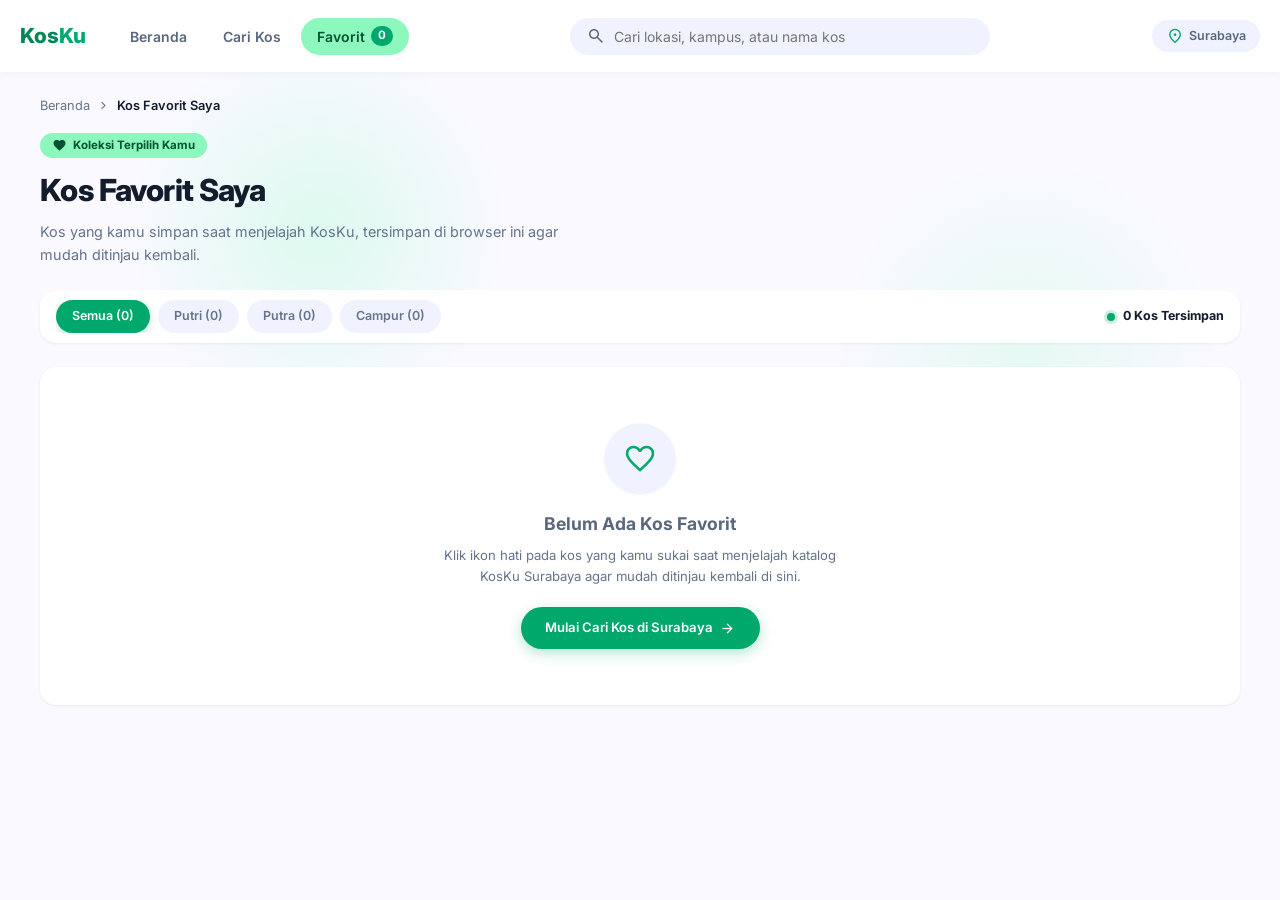
<file: favorit.html>
<!doctype html>
<html lang="id">
  <head>
    <meta charset="UTF-8" />
    <meta name="viewport" content="width=device-width, initial-scale=1" />
    <title>Kos Favorit Saya – KosKu</title>
    <link rel="preconnect" href="https://fonts.googleapis.com" />
    <link rel="preconnect" href="https://fonts.gstatic.com" crossorigin />
    <link
      rel="stylesheet"
      href="https://fonts.googleapis.com/css2?family=Inter:wght@400;500;600;700;800&display=swap"
    />
    <link
      rel="stylesheet"
      href="https://fonts.googleapis.com/css2?family=Material+Symbols+Outlined:wght,FILL@100..700,0..1&display=swap"
    />
    <link rel="stylesheet" href="css/cari.css" />
    <link rel="stylesheet" href="css/favorit.css" />
    <link rel="stylesheet" href="css/transitions.css" />
  </head>
  <body>
    <header class="header">
      <div class="header-inner">
        <div class="left">
          <a class="brand" href="index.html">Kos<span>Ku</span></a>
          <nav class="nav">
            <a href="index.html">Beranda</a><a href="cari.html">Cari Kos</a
            ><a class="on" href="favorit.html"
              >Favorit <span class="badge" id="favCount">0</span></a
            >
          </nav>
        </div>
        <form class="hsearch" action="cari.html">
          <span class="material-symbols-outlined">search</span>
          <input
            name="q"
            placeholder="Cari lokasi, kampus, atau nama kos"
            aria-label="Cari kos"
          />
        </form>
        <div class="city">
          <span class="material-symbols-outlined">location_on</span>Surabaya
        </div>
      </div>
    </header>

    <main>
      <div class="glow"></div>
      <div class="glow b"></div>
      <div class="wrap">
        <nav class="crumb">
          <a href="index.html">Beranda</a
          ><span class="material-symbols-outlined" style="font-size: 15px"
            >chevron_right</span
          ><span class="cur">Kos Favorit Saya</span>
        </nav>

        <div class="pagehead">
          <div>
            <div class="tagbadge">
              <span
                class="material-symbols-outlined"
                style="font-variation-settings: &quot;FILL&quot; 1"
                >favorite</span
              >Koleksi Terpilih Kamu
            </div>
            <h1>Kos Favorit Saya</h1>
            <p class="pagedesc">
              Kos yang kamu simpan saat menjelajah KosKu, tersimpan di browser
              ini agar mudah ditinjau kembali.
            </p>
          </div>
        </div>

        <div class="filterbar">
          <div class="ftabs" id="ftabs"></div>
          <div class="findicator">
            <span class="dot"></span><b id="countText">0 Kos Tersimpan</b>
          </div>
        </div>

        <div class="grid" id="grid"></div>

        <div class="empty" id="empty">
          <div class="eicon">
            <span class="material-symbols-outlined" style="font-size: 34px"
              >favorite_border</span
            >
          </div>
          <h3 class="etitle">Belum Ada Kos Favorit</h3>
          <p class="edesc">
            Klik ikon hati pada kos yang kamu sukai saat menjelajah katalog
            KosKu Surabaya agar mudah ditinjau kembali di sini.
          </p>
          <a class="btn-explore" href="cari.html"
            ><span>Mulai Cari Kos di Surabaya</span
            ><span class="material-symbols-outlined" style="font-size: 17px"
              >arrow_forward</span
            ></a
          >
        </div>
      </div>
    </main>

    <div class="toast" id="toast">
      <span class="material-symbols-outlined">check_circle</span
      ><span id="toastMsg">Kos dihapus dari favorit.</span>
    </div>

    <script src="js/storage.js"></script>
    <script src="js/util.js"></script>
    <script src="js/favorit.js"></script>
    <script src="js/transitions.js"></script>
  </body>
</html>
</file>
<file: css/cari.css>
:root {
  --p: #00a86b;
  --pd: #006d43;
  --sc: #8df8bd;
  --on: #007349;
  --bg: #f9f9ff;
  --low: #f0f3ff;
  --cont: #e7eeff;
  --high: #dee8ff;
  --ink: #121c2c;
  --mut: #3d4a41;
  --outline: #bccabe;
  --err: #ba1a1a;
  --shs: 0 1px 3px #0000000f;
  --shm: 0 4px 12px #121c2c14;
  --shl: 0 8px 24px #121c2c1f;
  --shxl: 0 12px 32px #121c2c29;
}
* {
  box-sizing: border-box;
  margin: 0;
  padding: 0;
}
body {
  font-family: Inter, system-ui, sans-serif;
  background: var(--bg);
  color: var(--ink);
  line-height: 1.5;
  -webkit-font-smoothing: antialiased;
}
a {
  color: inherit;
  text-decoration: none;
}
button,
input,
select {
  font: inherit;
  border: 0;
  outline: 0;
  background: none;
  color: inherit;
}
button {
  cursor: pointer;
}
.material-symbols-outlined {
  font-size: 20px;
  vertical-align: middle;
}

/* Header */
.header {
  position: fixed;
  inset: 0 0 auto;
  height: 72px;
  background: #ffffffeb;
  backdrop-filter: blur(16px);
  box-shadow: 0 1px 8px #0000000a;
  z-index: 1000;
}
.header-inner {
  max-width: 1440px;
  height: 100%;
  margin: 0 auto;
  padding: 0 20px;
  display: flex;
  align-items: center;
  justify-content: space-between;
  gap: 14px;
}
.left {
  display: flex;
  align-items: center;
  gap: 1.75rem;
  flex-shrink: 0;
}
.brand {
  font-size: 1.3rem;
  font-weight: 800;
  color: var(--pd);
}
.brand span {
  color: var(--p);
}
.nav {
  display: none;
  gap: 0.25rem;
}
.nav a {
  padding: 0.5rem 1rem;
  font-size: 0.875rem;
  font-weight: 600;
  color: #5a687c;
  border-radius: 9999px;
  display: inline-flex;
  gap: 0.35rem;
  align-items: center;
}
.nav a:hover {
  background: var(--high);
  color: var(--ink);
}
.nav a.on {
  background: var(--sc);
  color: var(--on);
}
.badge {
  padding: 1px 7px;
  background: var(--p);
  color: #fff;
  font-size: 0.72rem;
  font-weight: 700;
  border-radius: 9999px;
}
.hsearch {
  flex: 1;
  max-width: 420px;
  display: flex;
  align-items: center;
  gap: 0.5rem;
  background: var(--low);
  border-radius: 9999px;
  padding: 0.5rem 1rem;
  color: #5a687c;
}
.hsearch input {
  flex: 1;
  background: transparent;
  font-size: 0.875rem;
  color: var(--ink);
}
.city {
  display: none;
  align-items: center;
  gap: 0.35rem;
  padding: 0.4rem 0.85rem;
  background: var(--low);
  border-radius: 9999px;
  font-size: 0.78rem;
  font-weight: 600;
  color: #5a687c;
  flex-shrink: 0;
}
.city .material-symbols-outlined {
  color: var(--p);
  font-size: 18px;
}

/* Layout */
main {
  padding-top: 72px;
  min-height: 100vh;
}
.split {
  display: flex;
  flex-direction: column;
  width: 100%;
}
.list-panel {
  width: 100%;
  display: flex;
  flex-direction: column;
  background: var(--bg);
  position: relative;
}
.map-panel {
  position: relative;
  width: 100%;
  height: 460px;
}
#map {
  width: 100%;
  height: 100%;
  z-index: 0;
}

/* Sticky filter bar */
.filter-sticky-bar {
  position: sticky;
  top: 0;
  z-index: 30;
  background: #f9f9fff2;
  backdrop-filter: blur(10px);
  padding: 16px 20px 10px;
  border-bottom: 1px solid #0000000d;
  box-shadow: 0 2px 8px #00000005;
}
.filter-header-row {
  display: flex;
  align-items: center;
  justify-content: space-between;
  gap: 12px;
  margin-bottom: 10px;
  flex-wrap: wrap;
}
.result-count-badge {
  display: flex;
  align-items: center;
  gap: 8px;
}
.title-count {
  font-size: 1.15rem;
  font-weight: 700;
  letter-spacing: -0.01em;
}
.tag-pill {
  padding: 3px 10px;
  background: var(--sc);
  color: var(--on);
  font-size: 0.68rem;
  font-weight: 700;
  border-radius: 9999px;
}

/* Generic dropdown */
.dropdown {
  position: relative;
}
.dropdown > button {
  display: inline-flex;
  align-items: center;
  gap: 6px;
  padding: 6px 12px;
  background: #fff;
  color: var(--ink);
  border-radius: 9999px;
  border: 1px solid var(--outline);
  box-shadow: var(--shs);
  font-size: 0.8rem;
  font-weight: 600;
  white-space: nowrap;
}
.dropdown > button:hover {
  background: var(--cont);
}
.dropdown.active > button {
  background: var(--sc);
  color: var(--on);
  border-color: transparent;
}
.dropdown .menu {
  position: absolute;
  left: 0;
  top: calc(100% + 6px);
  min-width: 170px;
  background: #fff;
  border-radius: 12px;
  box-shadow: var(--shxl);
  padding: 6px;
  z-index: 50;
  display: none;
  border: 1px solid #00000010;
}
.dropdown.open .menu {
  display: block;
}
.dropdown .menu button {
  width: 100%;
  text-align: left;
  padding: 8px 10px;
  font-size: 0.82rem;
  border-radius: 6px;
  display: flex;
  align-items: center;
  justify-content: space-between;
}
.dropdown .menu button:hover {
  background: var(--low);
}
.dropdown .menu .check {
  font-size: 16px;
  color: var(--p);
}
.dropdown .menu.wide {
  min-width: 230px;
  padding: 10px;
}
.hrow {
  display: flex;
  align-items: center;
  gap: 8px;
  margin-bottom: 8px;
}
.hrow select {
  flex: 1;
  padding: 7px 8px;
  border: 1px solid var(--outline);
  border-radius: 8px;
  font-size: 0.8rem;
}
.apply {
  width: 100%;
  background: var(--p);
  color: #fff;
  font-weight: 700;
  padding: 8px;
  border-radius: 8px;
  text-align: center;
  font-size: 0.82rem;
}
.apply:hover {
  background: var(--pd);
}
#sortDD {
  margin-left: auto;
}
#sortDD .menu {
  left: auto;
  right: 0;
}

.pills-row {
  display: flex;
  align-items: center;
  gap: 8px;
  overflow-x: auto;
  padding-bottom: 6px;
}
.pills-row::-webkit-scrollbar {
  display: none;
}
.chip {
  flex-shrink: 0;
  display: inline-flex;
  align-items: center;
  gap: 6px;
  padding: 6px 12px;
  border-radius: 9999px;
  font-size: 0.78rem;
  font-weight: 600;
  box-shadow: var(--shs);
  white-space: nowrap;
  background: #fff;
  color: var(--ink);
  border: 1px solid var(--outline);
}
.chip:hover {
  background: var(--cont);
}
.chip.on {
  background: var(--sc);
  color: var(--on);
  border-color: transparent;
}
.chip .material-symbols-outlined {
  font-size: 16px;
}

.filter-stats-row {
  display: flex;
  align-items: center;
  justify-content: space-between;
  padding-top: 6px;
}
.status-text {
  display: flex;
  align-items: center;
  gap: 6px;
  font-size: 0.75rem;
  font-weight: 500;
  color: #5a687c;
}
.dot {
  width: 8px;
  height: 8px;
  border-radius: 50%;
  background: var(--p);
}
.reset {
  font-size: 0.75rem;
  font-weight: 600;
  color: var(--p);
}
.reset:hover {
  text-decoration: underline;
}

/* Cards */
.cards-container {
  padding: 14px 20px 28px;
  display: flex;
  flex-direction: column;
  gap: 14px;
}
.empty {
  text-align: center;
  color: #5a687c;
  padding: 40px 16px;
  font-size: 0.9rem;
}
.kos-card {
  position: relative;
  background: #fff;
  border-radius: 16px;
  box-shadow: var(--shs);
  border: 1px solid #0000000d;
  overflow: hidden;
  cursor: pointer;
  transition:
    transform 0.2s,
    box-shadow 0.2s;
}
.kos-card:hover {
  transform: translateY(-2px);
  box-shadow: var(--shm);
}
.kos-card.selected-ring {
  outline: 2px solid var(--p);
  outline-offset: -1px;
}
.kos-card-content {
  display: flex;
  flex-direction: column;
}
.card-thumb-wrap {
  position: relative;
  height: 180px;
  width: 100%;
  flex-shrink: 0;
  background: var(--cont);
  overflow: hidden;
}
.card-thumb-img {
  width: 100%;
  height: 100%;
  object-fit: cover;
  transition: transform 0.3s;
}
.kos-card:hover .card-thumb-img {
  transform: scale(1.05);
}
.card-badges-top {
  position: absolute;
  top: 10px;
  left: 10px;
  display: flex;
  gap: 6px;
  z-index: 2;
}
.badge-gender {
  padding: 2px 8px;
  border-radius: 9999px;
  font-size: 0.68rem;
  font-weight: 700;
}
.badge-gender-mix {
  background: #f3e8ff;
  color: #7e22ce;
}
.badge-gender-putri {
  background: #fce7f3;
  color: #be185d;
}
.badge-gender-putra {
  background: #dbeafe;
  color: #1d4ed8;
}
.badge-chosen {
  background: var(--p);
  color: #fff;
  padding: 2px 8px;
  border-radius: 9999px;
  font-size: 0.68rem;
  font-weight: 700;
}
.btn-fav {
  position: absolute;
  top: 10px;
  right: 10px;
  width: 32px;
  height: 32px;
  border-radius: 50%;
  background: #ffffffd9;
  display: grid;
  place-items: center;
  color: var(--mut);
  z-index: 2;
  box-shadow: 0 2px 6px #0000000f;
}
.btn-fav .material-symbols-outlined {
  font-size: 17px;
}
.btn-fav:hover {
  transform: scale(1.08);
}
.btn-fav.active {
  color: var(--err);
}
.btn-fav.active .material-symbols-outlined {
  font-variation-settings: "FILL" 1;
}
.card-body {
  padding: 14px;
  display: flex;
  flex-direction: column;
  justify-content: space-between;
  gap: 10px;
  flex: 1;
  min-width: 0;
}
.card-rating-stock-row {
  display: flex;
  align-items: center;
  justify-content: space-between;
  gap: 8px;
}
.rating-wrap {
  display: flex;
  align-items: center;
  gap: 3px;
  font-size: 0.75rem;
  font-weight: 700;
  color: #f59e0b;
}
.rating-num {
  color: var(--ink);
}
.stock-badge-red {
  font-size: 0.68rem;
  font-weight: 600;
  color: var(--err);
  background: #ba1a1a14;
  padding: 2px 8px;
  border-radius: 9999px;
}
.stock-badge-gray {
  font-size: 0.68rem;
  font-weight: 500;
  color: #5a687c;
}
.card-title {
  font-size: 1rem;
  font-weight: 700;
  white-space: nowrap;
  overflow: hidden;
  text-overflow: ellipsis;
}
.kos-card:hover .card-title {
  color: var(--p);
}
.card-location {
  font-size: 0.75rem;
  color: #5a687c;
  display: flex;
  align-items: center;
  gap: 4px;
  white-space: nowrap;
  overflow: hidden;
  text-overflow: ellipsis;
}
.card-location .material-symbols-outlined {
  color: var(--p);
  font-size: 14px;
}
.facilities-chip-list {
  display: flex;
  flex-wrap: wrap;
  gap: 6px;
}
.facility-chip {
  display: inline-flex;
  align-items: center;
  gap: 3px;
  padding: 2px 6px;
  background: var(--low);
  border-radius: 4px;
  font-size: 0.68rem;
  color: #5a687c;
  font-weight: 500;
}
.facility-chip .material-symbols-outlined {
  font-size: 13px;
}
.card-footer-row {
  padding-top: 10px;
  margin-top: 2px;
  display: flex;
  align-items: flex-end;
  justify-content: space-between;
  border-top: 1px solid #0000000a;
}
.price-text {
  font-size: 1.05rem;
  font-weight: 700;
  color: var(--p);
}
.price-period {
  font-size: 0.72rem;
  color: #5a687c;
}
.btn-action-primary {
  padding: 7px 14px;
  background: var(--p);
  color: #fff;
  font-size: 0.72rem;
  font-weight: 600;
  border-radius: 8px;
}
.btn-action-primary:hover {
  background: var(--pd);
}
.btn-wa-mini {
  width: 32px;
  height: 32px;
  flex-shrink: 0;
  display: grid;
  place-items: center;
  background: #25d366;
  color: #fff;
  border-radius: 8px;
}
.btn-wa-mini:hover {
  background: #1ebc59;
}
.btn-wa-mini .material-symbols-outlined {
  font-size: 17px;
}

/* Leaflet pins */
.map-pin {
  transition: z-index 0.15s;
}
.pin-body {
  display: flex;
  flex-direction: column;
  align-items: center;
  transform: translate(0, -100%);
}
.pin-pill {
  display: flex;
  align-items: center;
  gap: 4px;
  padding: 5px 12px;
  background: #fff;
  color: var(--ink);
  font-size: 0.75rem;
  font-weight: 700;
  border-radius: 9999px;
  box-shadow: var(--shm);
  white-space: nowrap;
  transition: all 0.2s;
}
.pin-tail {
  width: 8px;
  height: 8px;
  background: #fff;
  transform: rotate(45deg);
  margin-top: -4px;
  box-shadow: 1px 1px 2px #0000001a;
}
.pin-pulse {
  display: none;
}
.map-pin.active {
  z-index: 1000 !important;
}
.map-pin.active .pin-pill {
  background: var(--p);
  color: #fff;
  transform: scale(1.08);
  box-shadow: var(--shl);
}
.map-pin.active .pin-tail {
  background: var(--p);
  width: 10px;
  height: 10px;
}
.map-pin.active .pin-pulse {
  display: block;
  position: absolute;
  inset: -6px;
  border-radius: 9999px;
  background: #006d4359;
  animation: ping 2s cubic-bezier(0, 0, 0.2, 1) infinite;
  pointer-events: none;
}
@keyframes ping {
  75%,
  100% {
    transform: scale(1.6);
    opacity: 0;
  }
}

/* Leaflet popup */
.kos-popup .leaflet-popup-content-wrapper {
  border-radius: 14px;
  box-shadow: var(--shxl);
  padding: 0;
}
.kos-popup .leaflet-popup-content {
  margin: 10px;
  width: 220px !important;
}
.popup-thumb-wrap {
  position: relative;
  width: 100%;
  height: 110px;
  border-radius: 8px;
  overflow: hidden;
  margin-bottom: 8px;
  background: var(--cont);
}
.popup-img {
  width: 100%;
  height: 100%;
  object-fit: cover;
}
.popup-badge-bottom {
  position: absolute;
  bottom: 6px;
  left: 6px;
  padding: 2px 8px;
  background: #fff;
  color: var(--pd);
  font-size: 0.68rem;
  font-weight: 700;
  border-radius: 9999px;
}
.popup-title {
  font-size: 0.85rem;
  font-weight: 700;
  white-space: nowrap;
  overflow: hidden;
  text-overflow: ellipsis;
}
.popup-subtitle {
  font-size: 0.72rem;
  color: #5a687c;
  white-space: nowrap;
  overflow: hidden;
  text-overflow: ellipsis;
}
.popup-footer {
  display: flex;
  align-items: center;
  justify-content: space-between;
  margin-top: 8px;
  padding-top: 6px;
  border-top: 1px solid #0000000d;
}
.popup-price {
  font-size: 0.82rem;
  font-weight: 700;
  color: var(--p);
}
.popup-link-btn {
  display: inline-flex;
  align-items: center;
  gap: 2px;
  padding: 4px 10px;
  background: var(--p);
  color: #fff;
  border-radius: 6px;
  font-size: 0.68rem;
  font-weight: 600;
}
.popup-link-btn .material-symbols-outlined {
  font-size: 14px;
}

@media (min-width: 640px) {
  .city {
    display: flex;
  }
}
@media (min-width: 900px) {
  .nav {
    display: flex;
  }
}
@media (min-width: 1024px) {
  .split {
    flex-direction: row;
    height: calc(100vh - 72px);
  }
  .list-panel {
    width: 44%;
    height: 100%;
    overflow-y: auto;
  }
  .map-panel {
    width: 56%;
    height: 100%;
  }
  .kos-card-content {
    flex-direction: row;
  }
  .card-thumb-wrap {
    width: 170px;
    height: 180px;
  }
}
@media (min-width: 1280px) {
  .list-panel {
    width: 40%;
  }
  .map-panel {
    width: 60%;
  }
}
</file>
<file: css/favorit.css>
:root {
  --p: #00a86b;
  --pd: #008755;
  --sc: #8df8bd;
  --on: #005232;
  --bg: #f9f9ff;
  --card: #fff;
  --low: #f0f3ff;
  --high: #e7eeff;
  --ink: #121c2c;
  --mut: #64748b;
  --outline: #e2e8f0;
  --err: #ba1a1a;
  --star: #eab308;
  --shs: 0 1px 3px #00000010;
  --shm: 0 4px 14px #0000000f;
  --shl: 0 10px 25px -5px #00000014;
}
* {
  box-sizing: border-box;
  margin: 0;
  padding: 0;
}
body {
  font-family: Inter, system-ui, sans-serif;
  background: var(--bg);
  color: var(--ink);
  line-height: 1.5;
}
a {
  color: inherit;
  text-decoration: none;
}
button {
  font: inherit;
  border: 0;
  background: none;
  cursor: pointer;
  color: inherit;
}
.material-symbols-outlined {
  font-size: 20px;
  vertical-align: middle;
}
.wrap {
  max-width: 1240px;
  margin: 0 auto;
  padding: 0 20px;
}
main {
  padding-top: 96px;
  min-height: 100vh;
  position: relative;
}
.glow {
  position: absolute;
  top: 40px;
  left: 10%;
  width: 380px;
  height: 380px;
  background: radial-gradient(circle, #78fbb638 0%, #fff0 70%);
  pointer-events: none;
  z-index: 0;
}
.glow.b {
  left: auto;
  right: 5%;
  top: 160px;
  background: radial-gradient(circle, #8df8bd2e 0%, #fff0 70%);
}
.wrap {
  position: relative;
  z-index: 1;
  padding-bottom: 50px;
}

/* Breadcrumb + page header */
.crumb {
  display: flex;
  align-items: center;
  gap: 6px;
  font-size: 0.8rem;
  color: var(--mut);
  margin-bottom: 18px;
}
.crumb a:hover {
  color: var(--p);
}
.crumb .cur {
  color: var(--ink);
  font-weight: 600;
}
.pagehead {
  display: flex;
  flex-wrap: wrap;
  align-items: flex-end;
  justify-content: space-between;
  gap: 16px;
  margin-bottom: 24px;
}
.tagbadge {
  display: inline-flex;
  align-items: center;
  gap: 6px;
  background: var(--sc);
  color: var(--on);
  font-size: 0.72rem;
  font-weight: 700;
  padding: 4px 12px;
  border-radius: 9999px;
  margin-bottom: 10px;
}
.tagbadge .material-symbols-outlined {
  font-size: 15px;
}
h1 {
  font-size: 1.9rem;
  font-weight: 800;
  letter-spacing: -0.02em;
  margin-bottom: 6px;
}
.pagedesc {
  font-size: 0.9rem;
  color: var(--mut);
  max-width: 560px;
  line-height: 1.6;
}

/* Filter bar */
.filterbar {
  display: flex;
  flex-wrap: wrap;
  align-items: center;
  justify-content: space-between;
  background: #fff;
  padding: 10px 16px;
  border-radius: 16px;
  box-shadow: var(--shs);
  margin-bottom: 24px;
  gap: 14px;
}
.ftabs {
  display: flex;
  align-items: center;
  gap: 8px;
  overflow-x: auto;
}
.ftab {
  padding: 7px 16px;
  border-radius: 9999px;
  font-size: 0.78rem;
  font-weight: 600;
  background: var(--low);
  color: var(--mut);
  white-space: nowrap;
}
.ftab:hover {
  background: var(--high);
  color: var(--ink);
}
.ftab.active {
  background: var(--p);
  color: #fff;
  box-shadow: 0 2px 8px #00a86b4d;
}
.findicator {
  display: flex;
  align-items: center;
  gap: 8px;
  font-size: 0.78rem;
  color: var(--mut);
  white-space: nowrap;
}
.dot {
  width: 8px;
  height: 8px;
  background: var(--p);
  border-radius: 50%;
  box-shadow: 0 0 0 3px #00a86b33;
}
.findicator b {
  color: var(--ink);
}

/* Grid */
.grid {
  display: grid;
  grid-template-columns: repeat(3, 1fr);
  gap: 20px;
  margin-bottom: 40px;
}
@media (max-width: 1024px) {
  .grid {
    grid-template-columns: repeat(2, 1fr);
  }
}
@media (max-width: 680px) {
  .grid {
    grid-template-columns: 1fr;
  }
}
.card {
  background: var(--card);
  border-radius: 16px;
  overflow: hidden;
  box-shadow: var(--shm);
  transition:
    transform 0.2s,
    box-shadow 0.2s,
    opacity 0.3s,
    transform 0.3s;
  display: flex;
  flex-direction: column;
  border: 1px solid #00000009;
  position: relative;
}
.card:hover {
  transform: translateY(-4px);
  box-shadow: var(--shl);
}
.thumb {
  position: relative;
  width: 100%;
  aspect-ratio: 4/3;
  background: var(--high);
  overflow: hidden;
}
.thumb img {
  width: 100%;
  height: 100%;
  object-fit: cover;
  transition: transform 0.4s;
}
.card:hover .thumb img {
  transform: scale(1.05);
}
.corner {
  position: absolute;
  top: 10px;
  left: 10px;
  display: flex;
  align-items: center;
  gap: 6px;
  z-index: 2;
}
.typebadge {
  display: inline-flex;
  align-items: center;
  gap: 4px;
  padding: 4px 9px;
  border-radius: 9999px;
  font-size: 0.66rem;
  font-weight: 700;
  color: #fff;
  box-shadow: var(--shs);
}
.t-Campur {
  background: #5b21b6d9;
}
.t-Putri {
  background: #be185dd9;
}
.t-Putra {
  background: #1e40afd9;
}
.ratebadge {
  display: inline-flex;
  align-items: center;
  gap: 3px;
  padding: 4px 8px;
  border-radius: 9999px;
  background: #ffffffeb;
  font-size: 0.7rem;
  font-weight: 700;
  box-shadow: var(--shs);
}
.ratebadge .material-symbols-outlined {
  color: var(--star);
  font-size: 14px;
}
.rmfav {
  position: absolute;
  top: 10px;
  right: 10px;
  width: 34px;
  height: 34px;
  border-radius: 50%;
  background: #ffffffeb;
  color: var(--err);
  display: grid;
  place-items: center;
  box-shadow: var(--shs);
  z-index: 2;
}
.rmfav:hover {
  background: var(--err);
  color: #fff;
  transform: scale(1.08);
}
.rmfav .material-symbols-outlined {
  font-size: 18px;
  font-variation-settings: "FILL" 1;
}
.roompill {
  position: absolute;
  bottom: 10px;
  left: 10px;
  background: #ffffffeb;
  color: var(--pd);
  padding: 4px 9px;
  border-radius: 8px;
  font-size: 0.66rem;
  font-weight: 700;
  box-shadow: var(--shs);
}
.body {
  padding: 16px;
  display: flex;
  flex-direction: column;
  flex-grow: 1;
  justify-content: space-between;
}
.locrow {
  display: flex;
  align-items: center;
  gap: 4px;
  font-size: 0.72rem;
  color: var(--mut);
  margin-bottom: 6px;
}
.locrow .material-symbols-outlined {
  font-size: 14px;
  color: var(--p);
}
.ctitle {
  font-size: 0.98rem;
  font-weight: 700;
  margin-bottom: 12px;
  white-space: nowrap;
  overflow: hidden;
  text-overflow: ellipsis;
}
.card:hover .ctitle {
  color: var(--p);
}
.frow {
  display: flex;
  flex-wrap: wrap;
  gap: 6px;
  margin-bottom: 14px;
}
.ftag {
  display: inline-flex;
  align-items: center;
  gap: 4px;
  padding: 3px 9px;
  background: var(--low);
  color: #3d4a41;
  border-radius: 8px;
  font-size: 0.68rem;
  font-weight: 500;
}
.ftag .material-symbols-outlined {
  font-size: 13px;
  color: #64748b;
}
.pact {
  border-top: 1px solid #f1f5f9;
  padding-top: 12px;
}
.prow {
  margin-bottom: 10px;
}
.pval {
  font-size: 1.1rem;
  font-weight: 800;
  color: var(--p);
}
.punit {
  font-size: 0.7rem;
  color: var(--mut);
}
.btn-detail {
  display: flex;
  align-items: center;
  justify-content: center;
  gap: 5px;
  flex: 1;
  padding: 10px;
  background: var(--low);
  color: var(--ink);
  font-size: 0.78rem;
  font-weight: 600;
  border-radius: 8px;
}
.btn-detail:hover {
  background: var(--high);
  color: var(--p);
}
.btn-wa-mini {
  width: 38px;
  height: 38px;
  flex-shrink: 0;
  display: grid;
  place-items: center;
  background: #25d366;
  color: #fff;
  border-radius: 8px;
}
.btn-wa-mini:hover {
  background: #1ebc59;
}
.btn-wa-mini .material-symbols-outlined {
  font-size: 19px;
}

/* Empty state */
.empty {
  display: none;
  flex-direction: column;
  align-items: center;
  justify-content: center;
  text-align: center;
  padding: 56px 20px;
  background: #fff;
  border-radius: 16px;
  box-shadow: var(--shs);
  margin-bottom: 30px;
}
.empty.show {
  display: flex;
}
.eicon {
  width: 72px;
  height: 72px;
  border-radius: 50%;
  background: var(--low);
  display: grid;
  place-items: center;
  color: var(--p);
  margin-bottom: 16px;
}
.etitle {
  font-size: 1.1rem;
  font-weight: 700;
  margin-bottom: 8px;
}
.edesc {
  font-size: 0.82rem;
  color: var(--mut);
  max-width: 400px;
  margin-bottom: 20px;
  line-height: 1.6;
}
.btn-explore {
  display: inline-flex;
  align-items: center;
  gap: 6px;
  padding: 11px 24px;
  background: var(--p);
  color: #fff;
  border-radius: 9999px;
  font-size: 0.82rem;
  font-weight: 600;
  box-shadow: 0 4px 14px #00a86b4d;
}
.btn-explore:hover {
  background: var(--pd);
}

/* Toast */
.toast {
  position: fixed;
  bottom: 22px;
  right: 22px;
  z-index: 999;
  background: var(--ink);
  color: #fff;
  padding: 11px 18px;
  border-radius: 12px;
  box-shadow: var(--shl);
  display: flex;
  align-items: center;
  gap: 8px;
  font-size: 0.78rem;
  font-weight: 600;
  transform: translateY(90px);
  opacity: 0;
  pointer-events: none;
  transition: all 0.3s cubic-bezier(0.16, 1, 0.3, 1);
}
.toast.show {
  transform: translateY(0);
  opacity: 1;
}
.toast .material-symbols-outlined {
  color: var(--sc);
}
</file>
<file: css/transitions.css>
/* Page Load Animations */
@keyframes fadeIn {
  from {
    opacity: 0;
  }
  to {
    opacity: 1;
  }
}

@keyframes slideUp {
  from {
    opacity: 0;
    transform: translateY(30px);
  }
  to {
    opacity: 1;
    transform: translateY(0);
  }
}

@keyframes fadeUp {
  from {
    opacity: 0;
    transform: translateY(40px);
  }
  to {
    opacity: 1;
    transform: translateY(0);
  }
}

/* Body fade in on page load */
body {
  animation: fadeIn 300ms ease-out;
}

/* Hero section slide up */
.hero {
  animation: slideUp 400ms cubic-bezier(0.16, 1, 0.3, 1) 100ms backwards;
}

/* Stagger animation for grid cards */
.grid .card {
  animation: fadeUp 500ms cubic-bezier(0.16, 1, 0.3, 1) backwards;
}

.grid .card:nth-child(1) { animation-delay: 150ms; }
.grid .card:nth-child(2) { animation-delay: 200ms; }
.grid .card:nth-child(3) { animation-delay: 250ms; }
.grid .card:nth-child(4) { animation-delay: 300ms; }
.grid .card:nth-child(5) { animation-delay: 350ms; }
.grid .card:nth-child(6) { animation-delay: 400ms; }
.grid .card:nth-child(7) { animation-delay: 450ms; }
.grid .card:nth-child(8) { animation-delay: 500ms; }

/* Scroll animations setup */
.animate-on-scroll {
  opacity: 0;
  transform: translateY(40px);
  transition: opacity 600ms cubic-bezier(0.16, 1, 0.3, 1),
              transform 600ms cubic-bezier(0.16, 1, 0.3, 1);
  will-change: transform, opacity;
}

.animate-on-scroll.visible {
  opacity: 1;
  transform: translateY(0);
}

/* Feature cards stagger */
.fcard {
  opacity: 0;
  transform: translateY(30px);
  transition: opacity 500ms cubic-bezier(0.16, 1, 0.3, 1),
              transform 500ms cubic-bezier(0.16, 1, 0.3, 1);
  will-change: transform, opacity;
}

.features.visible .fcard:nth-child(1) {
  opacity: 1;
  transform: translateY(0);
  transition-delay: 100ms;
}

.features.visible .fcard:nth-child(2) {
  opacity: 1;
  transform: translateY(0);
  transition-delay: 200ms;
}

.features.visible .fcard:nth-child(3) {
  opacity: 1;
  transform: translateY(0);
  transition-delay: 300ms;
}

/* List panel cards (cari.html) */
.list-item {
  animation: fadeUp 400ms cubic-bezier(0.16, 1, 0.3, 1) backwards;
}

/* Reduce motion for accessibility */
@media (prefers-reduced-motion: reduce) {
  *,
  *::before,
  *::after {
    animation-duration: 0.01ms !important;
    animation-iteration-count: 1 !important;
    transition-duration: 0.01ms !important;
  }
  
  .animate-on-scroll {
    opacity: 1;
    transform: none;
  }
}
</file>
